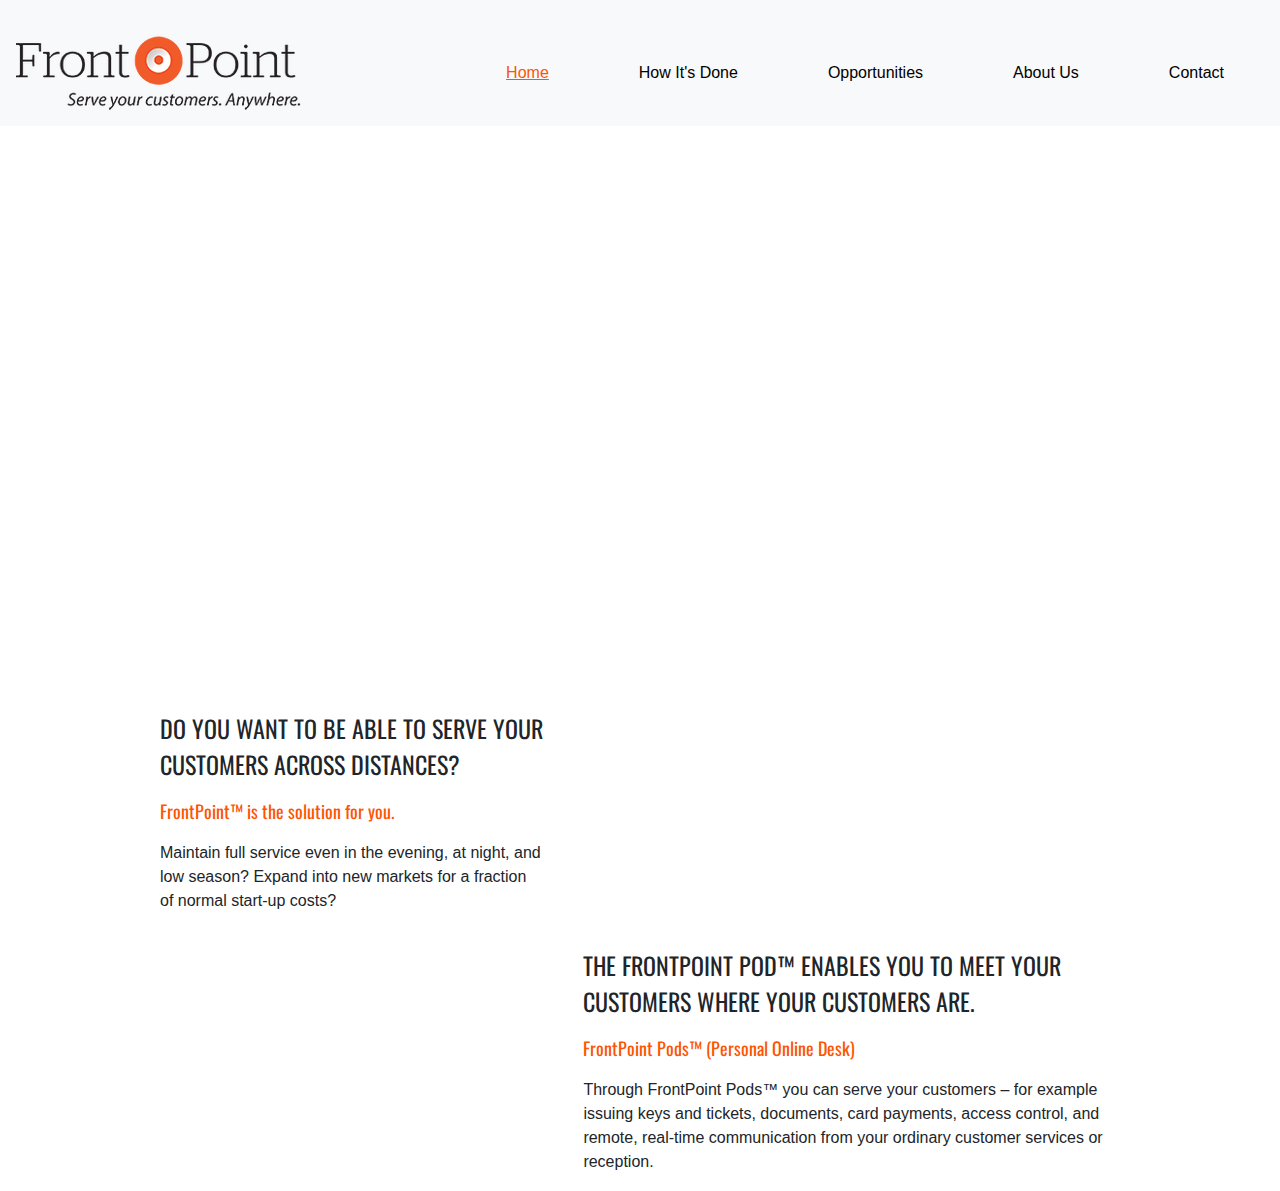
<file: html/index.html>
<!DOCTYPE html>

<html>
    <head>
    <meta name="viewport" content="width=device-width, initial-scale=1">
    <title>Frontpoint AB</title>
    <link rel="stylesheet" type="text/css" href="../css/test.css">
    <link rel="stylesheet" href="https://stackpath.bootstrapcdn.com/bootstrap/4.3.1/css/bootstrap.min.css" integrity="sha384-ggOyR0iXCbMQv3Xipma34MD+dH/1fQ784/j6cY/iJTQUOhcWr7x9JvoRxT2MZw1T" crossorigin="anonymous">
    <link href="https://fonts.googleapis.com/css?family=Oswald&display=swap" rel="stylesheet">
    <meta charset="utf-8">  
    
    
    </head>
    
    <body>
        
        <nav class="navbar navbar-expand-lg navbar-light bg-light">
            <div class="d-flex flex-grow-1">
                <span class="w-100 d-lg-none d-block"><!-- hidden spacer to center brand on mobile --></span>
        <a class="navbar-brand d-none d-lg-inline-block" href="#">
            <img src="../resources/logo.png" alt="logo">
        </a>
        <a class="navbar-brand-two mx-auto d-lg-none d-inline-block" href="#">
            <img src="../resources/logo.png" alt="logo">
        </a>
        <div class="w-100 text-right">
            <button class="navbar-toggler" type="button" data-toggle="collapse" data-target="#myNavbar">
                <span class="navbar-toggler-icon"></span>
            </button>
        </div>
    </div>
    <div class="collapse navbar-collapse flex-grow-1 text-right" id="myNavbar">
        <ul class="navbar-nav ml-auto flex-nowrap">
             <li class="nav-item">
                <a class="activate" href="index.html">Home</a>
            </li>
            <li class="nav-item">
                <a href="how.html">How It's Done</a>
            </li>
            
            <li class="nav-item">
                <a href="opportunities.html">Opportunities</a>
            </li>
            <li class="nav-item"> <a href="about.html">About Us</a>

            </li>
            
            <li class="nav-item">
                <a href="contacts.html">Contact</a>
            </li>
        </ul>
    </div>
</nav>
       
        
        <div class="embed-responsive embed-responsive-21by9" style="margin-top: 2%; ">
            <iframe  src="https://player.vimeo.com/video/230331712" frameborder="0" allow="autoplay; fullscreen" allowfullscreen></iframe>
            
            
        </div>
        <div class="wrap">
            <p class="head" >Do you want to be able to serve your customers across distances?</p>
            <p class="secondHead">FrontPoint™ is the solution for you.</p>
            <div class="left"> Maintain full service even in the evening, at night, and low season? Expand into new markets for a fraction of normal start-up costs? </div>
            
            <div class="right">
                <p class="thirdHead">The FrontPoint Pod™ enables you to meet your customers where your customers are. </p>
                <p class="fourthHead">FrontPoint Pods™ (Personal Online Desk)</p>
                <p>Through FrontPoint Pods™  you can serve your customers – for example issuing keys and tickets, documents, card payments, access control, and remote, real-time communication from your ordinary customer services or reception.</p>
            </div>
            
            
        </div>
        <script src="https://player.vimeo.com/api/player.js"></script> 
        
        <script src="https://code.jquery.com/jquery-3.3.1.slim.min.js" integrity="sha384-q8i/X+965DzO0rT7abK41JStQIAqVgRVzpbzo5smXKp4YfRvH+8abtTE1Pi6jizo" crossorigin="anonymous"></script>
        <script src="https://cdnjs.cloudflare.com/ajax/libs/popper.js/1.14.7/umd/popper.min.js" integrity="sha384-UO2eT0CpHqdSJQ6hJty5KVphtPhzWj9WO1clHTMGa3JDZwrnQq4sF86dIHNDz0W1" crossorigin="anonymous"></script>
        <script src="https://stackpath.bootstrapcdn.com/bootstrap/4.3.1/js/bootstrap.min.js" integrity="sha384-JjSmVgyd0p3pXB1rRibZUAYoIIy6OrQ6VrjIEaFf/nJGzIxFDsf4x0xIM+B07jRM" crossorigin="anonymous"></script>
    </body>
</html>
</file>
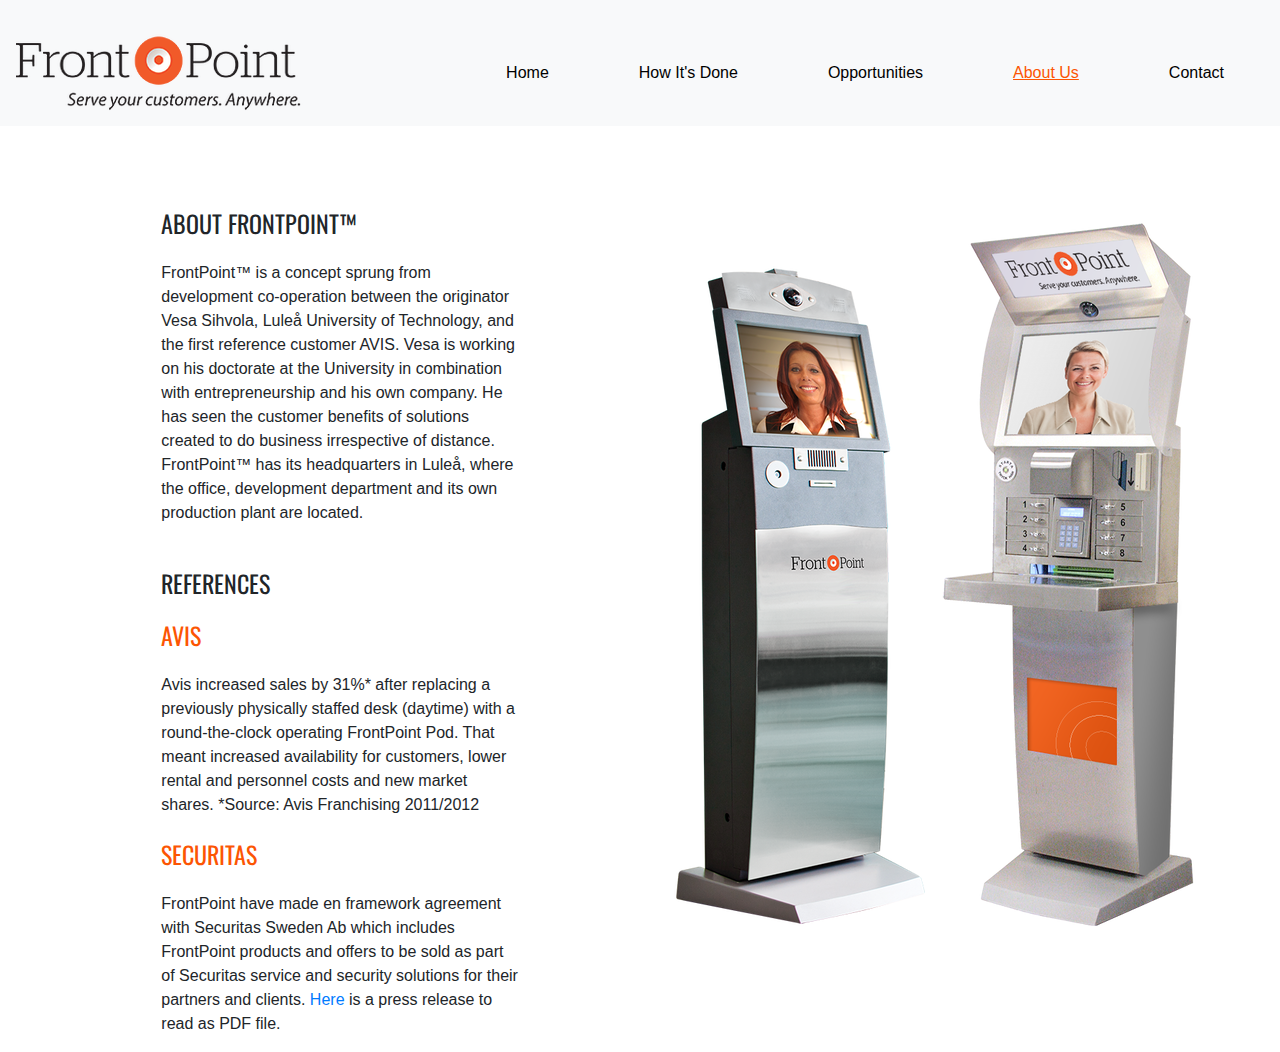
<file: html/about.html>
<!DOCTYPE html>

<html>

<head>
    <meta name="viewport" content="width=device-width, initial-scale=1">
    <title>Frontpoint About Us</title>
    <link rel="stylesheet" type="text/css" href="../css/test.css">
    <link rel="stylesheet" href="https://stackpath.bootstrapcdn.com/bootstrap/4.3.1/css/bootstrap.min.css" integrity="sha384-ggOyR0iXCbMQv3Xipma34MD+dH/1fQ784/j6cY/iJTQUOhcWr7x9JvoRxT2MZw1T" crossorigin="anonymous">
    <meta charset="utf-8">
    <link href="https://fonts.googleapis.com/css?family=Oswald&display=swap" rel="stylesheet">


</head>

<body>

    <nav class="navbar navbar-expand-lg navbar-light bg-light">
        <div class="d-flex flex-grow-1">
            <span class="w-100 d-lg-none d-block">
                <!-- hidden spacer to center brand on mobile --></span>
            <a class="navbar-brand d-none d-lg-inline-block" href="#">
                <img src="../resources/logo.png" alt="logo">
            </a>
            <a class="navbar-brand-two mx-auto d-lg-none d-inline-block" href="#">
                <img src="../resources/logo.png" alt="logo">
            </a>
            <div class="w-100 text-right">
                <button class="navbar-toggler" type="button" data-toggle="collapse" data-target="#myNavbar">
                    <span class="navbar-toggler-icon"></span>
                </button>
            </div>
        </div>
        <div class="collapse navbar-collapse flex-grow-1 text-right" id="myNavbar">
            <ul class="navbar-nav ml-auto flex-nowrap">
                <li class="nav-item">
                    <a href="index.html">Home</a>
                </li>
                <li class="nav-item">
                    <a href="how.html">How It's Done</a>
                </li>

                <li class="nav-item">
                    <a href="opportunities.html">Opportunities</a>
                </li>
                <li class="nav-item"> <a class="activate" href="about.html">About Us</a>

                </li>

                <li class="nav-item">
                    <a href="contacts.html">Contact</a>
                </li>
            </ul>
        </div>
    </nav>

    <div class="container-fluid">
        <div class="row">
            <div class="col-sm-4 col-md-4 col-lg-1"></div>
            <div class="col-sm-4 col-md-4 col-lg-4">

                <p class="heading" style="margin-top:20%;">About FrontPoint™</p>
                <p class="label">FrontPoint™ is a concept sprung from development co-operation between the originator Vesa Sihvola, Luleå University of Technology, and the first reference customer AVIS. Vesa is working on his doctorate at the University in combination with entrepreneurship and his own company. He has seen the customer benefits of solutions created to do business irrespective of distance. FrontPoint™ has its headquarters in Luleå, where the office, development department and its own production plant are located.</p>

                <p class="heading" style="margin-top:10%;">References</p>

                <p class="heading" style="color: rgb(252, 85, 3); margin-bottom:0; margin-top:3%;">AVIS</p>
                <p class="label">Avis increased sales by 31%* after replacing a previously physically staffed desk (daytime) with a round-the-clock operating FrontPoint Pod. That meant increased availability for customers, lower rental and personnel costs and new market shares.
                    *Source: Avis Franchising 2011/2012</p>
                <p class="heading" style="color: rgb(252, 85, 3); margin-bottom:0; margin-top:5%;">SECURITAS</p>
                <p class="label">FrontPoint have made en framework agreement with Securitas Sweden Ab which includes FrontPoint products and offers to be sold as part of Securitas service and security solutions for their partners and clients. <a href="http://www.frontpoint.se/uploads/5/0/4/8/5048434/pressrelease_securitas.pdf">Here</a> is a press release to read as PDF file.</p>

            </div>
            <div class="col-sm-4 col-md-4 col-lg-1"></div>
            <div class="col-sm-4 col-md-4 col-lg-1">
                <img src="../resources/kiosk.png" alt="kiosk" class="kiosk"> </div>
        </div>
    </div>
    <script src="https://code.jquery.com/jquery-3.3.1.slim.min.js" integrity="sha384-q8i/X+965DzO0rT7abK41JStQIAqVgRVzpbzo5smXKp4YfRvH+8abtTE1Pi6jizo" crossorigin="anonymous"></script>
    <script src="https://cdnjs.cloudflare.com/ajax/libs/popper.js/1.14.7/umd/popper.min.js" integrity="sha384-UO2eT0CpHqdSJQ6hJty5KVphtPhzWj9WO1clHTMGa3JDZwrnQq4sF86dIHNDz0W1" crossorigin="anonymous"></script>
    <script src="https://stackpath.bootstrapcdn.com/bootstrap/4.3.1/js/bootstrap.min.js" integrity="sha384-JjSmVgyd0p3pXB1rRibZUAYoIIy6OrQ6VrjIEaFf/nJGzIxFDsf4x0xIM+B07jRM" crossorigin="anonymous"></script>
</body>

</html>
</file>
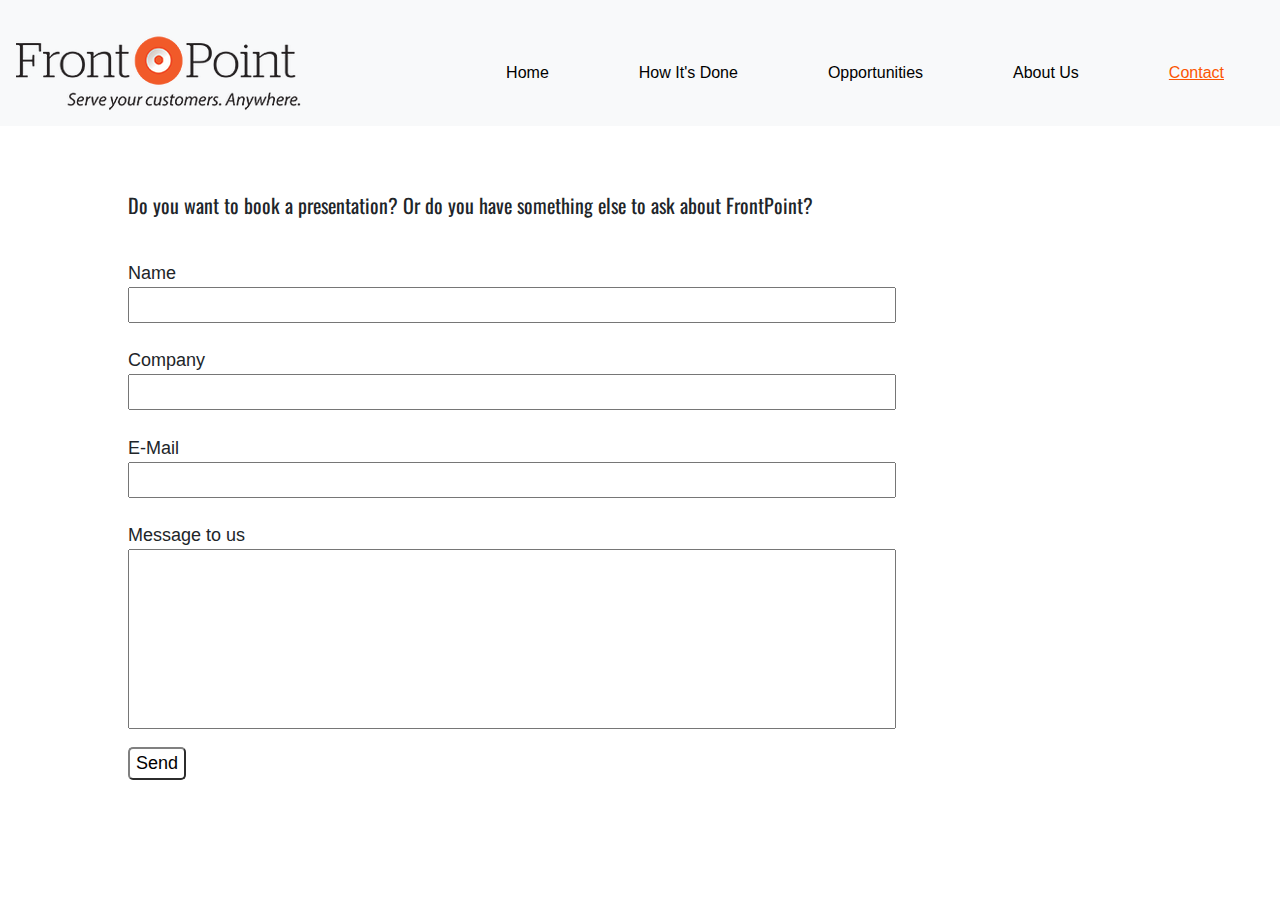
<file: html/contacts.html>
<!DOCTYPE html>

<html>

    <head>
    <meta name="viewport" content="width=device-width, initial-scale=1">
    <title>Frontpoint Contacts</title>
    <link rel="stylesheet" type="text/css" href="../css/test.css">
    <link rel="stylesheet" href="https://stackpath.bootstrapcdn.com/bootstrap/4.3.1/css/bootstrap.min.css" integrity="sha384-ggOyR0iXCbMQv3Xipma34MD+dH/1fQ784/j6cY/iJTQUOhcWr7x9JvoRxT2MZw1T" crossorigin="anonymous">
    <meta charset="utf-8">
    <link href="https://fonts.googleapis.com/css?family=Oswald&display=swap" rel="stylesheet">


</head>

<body>

    <nav class="navbar navbar-expand-lg navbar-light bg-light">
        <div class="d-flex flex-grow-1">
            <span class="w-100 d-lg-none d-block">
                <!-- hidden spacer to center brand on mobile --></span>
            <a class="navbar-brand d-none d-lg-inline-block" href="#">
                <img src="../resources/logo.png" alt="logo">
            </a>
            <a class="navbar-brand-two mx-auto d-lg-none d-inline-block" href="#">
                <img src="../resources/logo.png" alt="logo">
            </a>
            <div class="w-100 text-right">
                <button class="navbar-toggler" type="button" data-toggle="collapse" data-target="#myNavbar">
                    <span class="navbar-toggler-icon"></span>
                </button>
            </div>
        </div>
        <div class="collapse navbar-collapse flex-grow-1 text-right" id="myNavbar">
            <ul class="navbar-nav ml-auto flex-nowrap">
                <li class="nav-item">
                    <a href="index.html">Home</a>
                </li>
                <li class="nav-item">
                    <a href="how.html">How It's Done</a>
                </li>

                <li class="nav-item">
                    <a href="opportunities.html">Opportunities</a>
                </li>
                <li class="nav-item"> <a href="about.html">About Us</a>

                </li>

                <li class="nav-item">
                    <a class="activate" href="contacts.html">Contact</a>
                </li>
            </ul>
        </div>
    </nav>
    <div class="contact">
        <p class="info">Do you want to book a presentation? Or do you have something else to ask about FrontPoint?</p>
        <form class="forms">
            <p class="cHeader"> Name</p>
            <input class="name" type="text" id="forms" name="forms">
            <p class="cHeader">Company</p>
            <input class="name" type="text" id="forms" name="forms">
            <p class="cHeader">E-Mail</p>
            <input class="name" type="text" id="forms" name="forms">
            <p class="cHeader">Message to us</p>
            <input class="message" type="text" id="forms" name="forms">
            <button class="button" type="button">Send</button>

        </form>



    </div>



    <script src="https://code.jquery.com/jquery-3.3.1.slim.min.js" integrity="sha384-q8i/X+965DzO0rT7abK41JStQIAqVgRVzpbzo5smXKp4YfRvH+8abtTE1Pi6jizo" crossorigin="anonymous"></script>
    <script src="https://cdnjs.cloudflare.com/ajax/libs/popper.js/1.14.7/umd/popper.min.js" integrity="sha384-UO2eT0CpHqdSJQ6hJty5KVphtPhzWj9WO1clHTMGa3JDZwrnQq4sF86dIHNDz0W1" crossorigin="anonymous"></script>
    <script src="https://stackpath.bootstrapcdn.com/bootstrap/4.3.1/js/bootstrap.min.js" integrity="sha384-JjSmVgyd0p3pXB1rRibZUAYoIIy6OrQ6VrjIEaFf/nJGzIxFDsf4x0xIM+B07jRM" crossorigin="anonymous"></script>
</body></html>
</file>
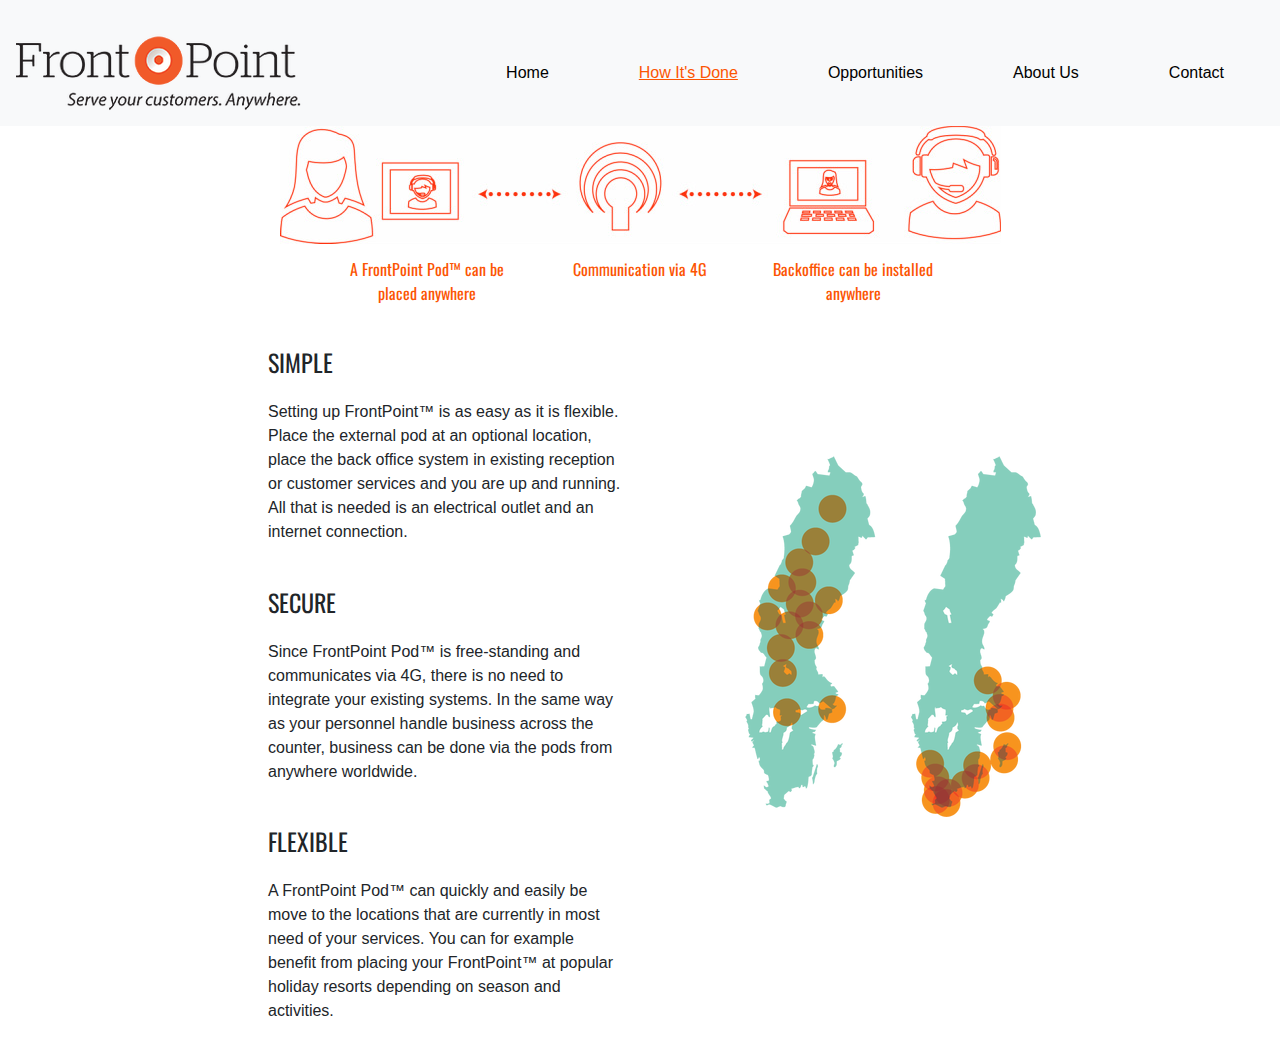
<file: html/how.html>
<!DOCTYPE html>

<html>

<head>
    <meta name="viewport" content="width=device-width, initial-scale=1">
    <title>Frontpoint How It's Done</title>
    <link rel="stylesheet" type="text/css" href="../css/test.css">
    <link rel="stylesheet" href="https://stackpath.bootstrapcdn.com/bootstrap/4.3.1/css/bootstrap.min.css" integrity="sha384-ggOyR0iXCbMQv3Xipma34MD+dH/1fQ784/j6cY/iJTQUOhcWr7x9JvoRxT2MZw1T" crossorigin="anonymous">
    <link href="https://fonts.googleapis.com/css?family=Oswald&display=swap" rel="stylesheet">
    <meta charset="utf-8">


</head>

<body>

    <nav class="navbar navbar-expand-lg navbar-light bg-light">
        <div class="d-flex flex-grow-1">
            <span class="w-100 d-lg-none d-block">
                <!-- hidden spacer to center brand on mobile --></span>
            <a class="navbar-brand d-none d-lg-inline-block" href="index.html">
                <img src="../resources/logo.png" alt="logo">
            </a>
            <a class="navbar-brand-two mx-auto d-lg-none d-inline-block" href="index.html">
                <img src="../resources/logo.png" alt="logo">
            </a>
            <div class="w-100 text-right">
                <button class="navbar-toggler" type="button" data-toggle="collapse" data-target="#myNavbar">
                    <span class="navbar-toggler-icon"></span>
                </button>
            </div>
        </div>
        <div class="collapse navbar-collapse flex-grow-1 text-right" id="myNavbar">
            <ul class="navbar-nav ml-auto flex-nowrap">
                <li class="nav-item">
                    <a href="index.html">Home</a>
                </li>
                <li class="nav-item">
                    <a class="activate" href="how.html">How It's Done</a>
                </li>

                <li class="nav-item">
                    <a href="opportunities.html">Opportunities</a>
                </li>
                <li class="nav-item"> <a href="about.html">About Us</a>

                </li>

                <li class="nav-item">
                    <a href="contacts.html">Contact</a>
                </li>
            </ul>
        </div>
    </nav>
    <div class="done">
        <div class="text-center">
            <img src="../resources/connection" alt="connect" class="img-fluid">

        </div>
        <div class="container-fluid">
            <div class="row">
                <div class=".col-md-3 col-lg-3"></div>
                <div class=".col-sm-4 col-md-4 col-lg-2" style="font-family:Oswald, sans-serif; color: rgb(252,85,3); margin-top:1%; text-align: center;">A FrontPoint Pod™ can be placed anywhere</div>
                <div class=".col-sm-4 col-md-4 col-lg-2" style="font-family:Oswald, sans-serif; color: rgb(252,85,3); margin-top:1%; text-align: center;">Communication via 4G</div>
                <div class=".col-sm-4 col-md-4 col-lg-2" style="font-family:Oswald, sans-serif; color: rgb(252,85,3); margin-top:1%; text-align: center;">Backoffice can be installed anywhere</div>
            </div>
        </div>
    </div>
    <div class="map">

    </div>

    <div class="container-fluid">
        <div class="row">
            <div class=".col-md-2 col-lg-2"></div>
            <div class=".col-md-2 col-lg-4">
                <p class="label" style="font-family: Oswald, sans-serif; font-size: 24px; text-transform: uppercase; margin-top: 10%;">Simple</p>
                <p class="label">Setting up FrontPoint™ is as easy as it is flexible. Place the external pod at an optional location, place the back office system in existing reception or customer services and you are up and running. All that is needed is an electrical outlet and an internet connection.</p>
                <p class="label" style="font-family: Oswald, sans-serif; font-size: 24px; text-transform: uppercase; margin-top: 10%;">Secure</p>
                <p class="label">Since FrontPoint Pod™ is free-standing and communicates via 4G, there is no need to integrate your existing systems. In the same way as your personnel handle business across the counter, business can be done via the pods from anywhere worldwide.</p>
                <p class="label" style="font-family: Oswald, sans-serif; font-size: 24px; text-transform: uppercase; margin-top: 10%;">Flexible</p>
                <p class="label">A FrontPoint Pod™ can quickly and easily be move to the locations that are currently in most need of your services. You can for example benefit from placing your FrontPoint™ at popular holiday resorts depending on season and activities.</p>
            </div>
            <div class=".col-md-2 col-lg-5" style="margin-left: 7%;"><img src="../resources/map.png" alt="map" class="mapImg" style="margin-top: 30%;"></div>


        </div>
    </div>

    <script src="https://code.jquery.com/jquery-3.3.1.slim.min.js" integrity="sha384-q8i/X+965DzO0rT7abK41JStQIAqVgRVzpbzo5smXKp4YfRvH+8abtTE1Pi6jizo" crossorigin="anonymous"></script>
    <script src="https://cdnjs.cloudflare.com/ajax/libs/popper.js/1.14.7/umd/popper.min.js" integrity="sha384-UO2eT0CpHqdSJQ6hJty5KVphtPhzWj9WO1clHTMGa3JDZwrnQq4sF86dIHNDz0W1" crossorigin="anonymous"></script>
    <script src="https://stackpath.bootstrapcdn.com/bootstrap/4.3.1/js/bootstrap.min.js" integrity="sha384-JjSmVgyd0p3pXB1rRibZUAYoIIy6OrQ6VrjIEaFf/nJGzIxFDsf4x0xIM+B07jRM" crossorigin="anonymous"></script>
</body>

</html>
</file>
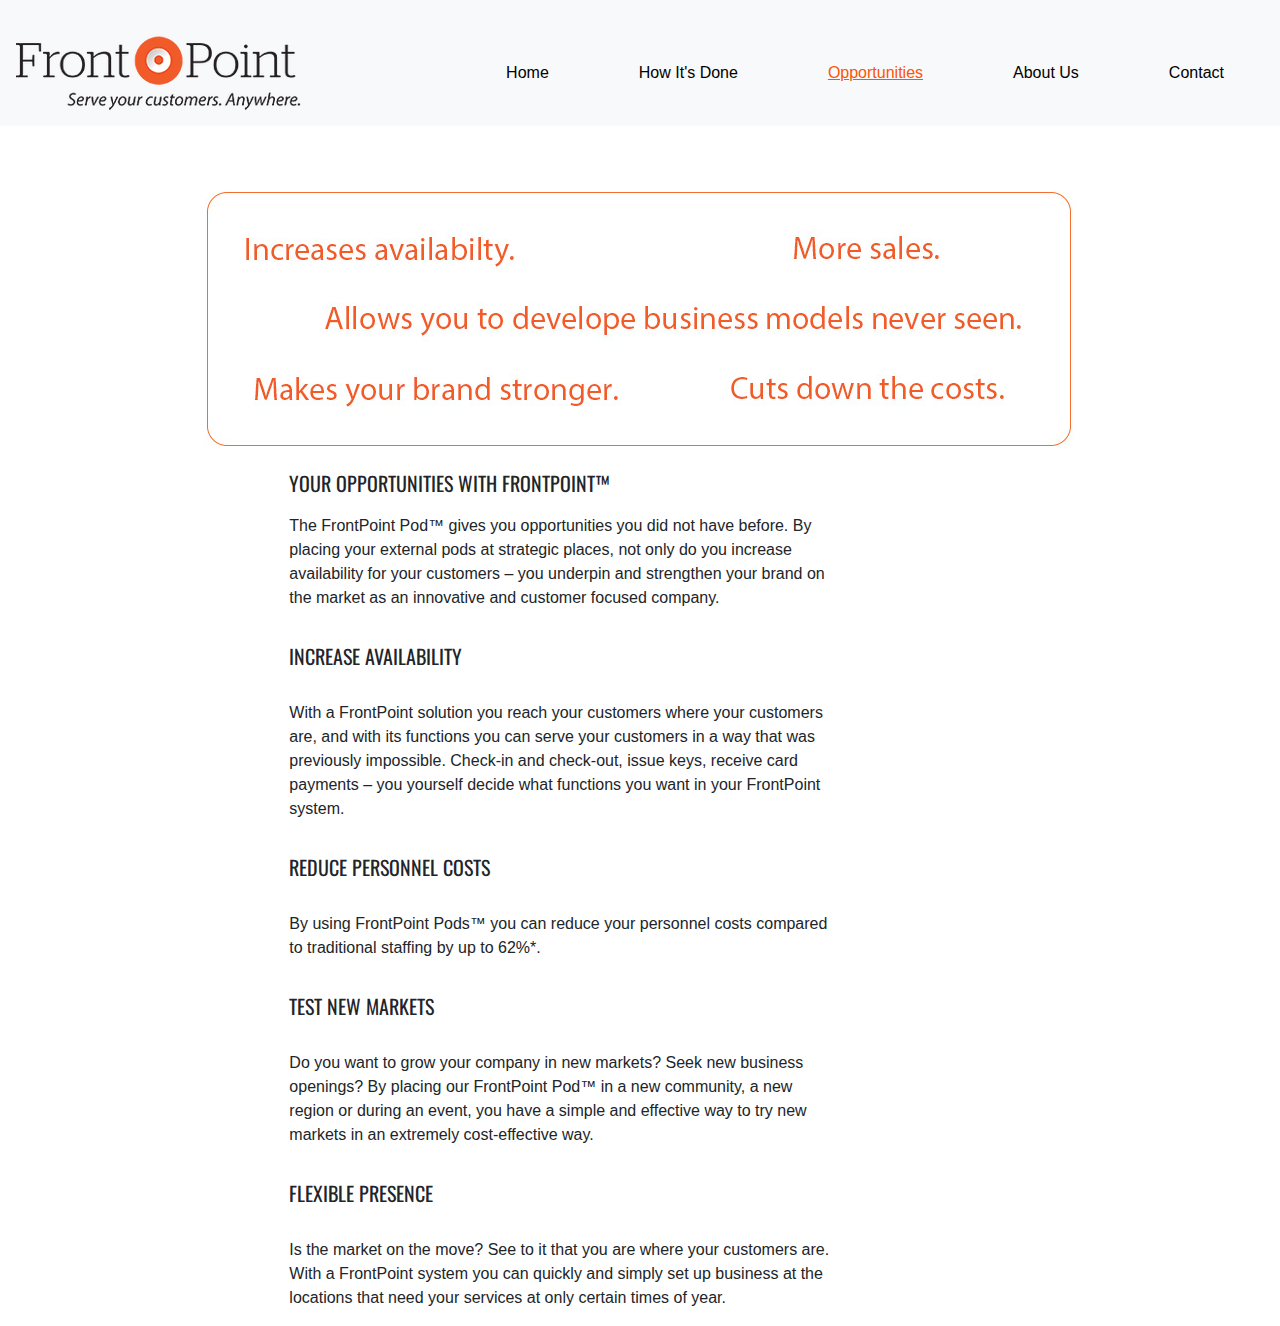
<file: html/opportunities.html>
<!DOCTYPE html>

<html>
    <head>
    <meta name="viewport" content="width=device-width, initial-scale=1">
    <title>Frontpoint Opportunities</title>
    <link rel="stylesheet" type="text/css" href="../css/test.css">
    <link rel="stylesheet" href="https://stackpath.bootstrapcdn.com/bootstrap/4.3.1/css/bootstrap.min.css" integrity="sha384-ggOyR0iXCbMQv3Xipma34MD+dH/1fQ784/j6cY/iJTQUOhcWr7x9JvoRxT2MZw1T" crossorigin="anonymous">
    <meta charset="utf-8">  
    <link href="https://fonts.googleapis.com/css?family=Oswald&display=swap" rel="stylesheet">
    
    
    </head>
    
    <body>
        
        <nav class="navbar navbar-expand-lg navbar-light bg-light">
    <div class="d-flex flex-grow-1">
        <span class="w-100 d-lg-none d-block"><!-- hidden spacer to center brand on mobile --></span>
        <a class="navbar-brand d-none d-lg-inline-block" href="#">
            <img src="../resources/logo.png" alt="logo">
        </a>
        <a class="navbar-brand-two mx-auto d-lg-none d-inline-block" href="#">
            <img src="../resources/logo.png" alt="logo">
        </a>
        <div class="w-100 text-right">
            <button class="navbar-toggler" type="button" data-toggle="collapse" data-target="#myNavbar">
                <span class="navbar-toggler-icon"></span>
            </button>
        </div>
    </div>
    <div class="collapse navbar-collapse flex-grow-1 text-right" id="myNavbar">
        <ul class="navbar-nav ml-auto flex-nowrap">
             <li class="nav-item">
                <a href="index.html">Home</a>
            </li>
            <li class="nav-item">
                <a href="how.html">How It's Done</a>
            </li>
            
            <li class="nav-item">
                <a class="activate" href="opportunities.html">Opportunities</a>
            </li>
            <li class="nav-item"> <a href="about.html">About Us</a>

            </li>
            
            <li class="nav-item">
                <a href="contacts.html">Contact</a>
            </li>
        </ul>
    </div>
</nav>
       
        <div class="text-center">
            <img src="../resources/text" alt="Responsive image" class="img-fluid" style="margin-top: 5%">
        
        </div>
        
        <div class="container-fluid">
            <div class="row">
                <div class="col-sm-1 col-md-2 col-lg-2"></div>
                <div class="col-sm-10 col-md-8 col-lg-6">
                    <p class="label" style="font-family: Oswald, sans-serif; font-size: 20px; text-transform: uppercase; margin-top: 3%;">Your opportunities with FrontPoint™</p>
                    <p class="label" style="font-size:16px; margin-top: 0%; font-family: ">The FrontPoint Pod™ gives you opportunities you did not have before. By placing your external pods at strategic places, not only do you increase availability for your customers – you underpin and strengthen your brand on the market as an innovative and customer focused company.</p>
                    <p class="label" style="font-size:20px; font-family: Oswald, sans-serif;text-transform: uppercase; margin-top: 5%;">Increase availability</p>
                    <p class="label" style="font-size:16px; ">With a FrontPoint solution you reach your customers where your customers are, and with its functions you can serve your customers in a way that was previously impossible. Check-in and check-out, issue keys, receive card payments – you yourself decide what functions you want in your FrontPoint system.</p>
                    <p class="label" style="font-size:20px; font-family: Oswald, sans-serif;text-transform: uppercase; margin-top: 5%;">Reduce personnel costs</p>
                    <p class="label" style="font-size:16px; ">By using FrontPoint Pods™ you can reduce your personnel costs compared to traditional staffing by up to 62%*. </p>
                    <p class="label" style="font-size:20px; font-family: Oswald, sans-serif;text-transform: uppercase; margin-top: 5%;">Test new markets</p>
                    <p class="label" style="font-size:16px;">Do you want to grow your company in new markets? Seek new business openings? By placing our FrontPoint Pod™ in a new community, a new region or during an event, you have a simple and effective way to try new markets in an extremely cost-effective way.</p>
                    <p class="label" style="font-size:20px; font-family: Oswald, sans-serif;text-transform: uppercase; margin-top: 5%;">Flexible presence</p>
                    <p class="label" style="font-size:16px; ">Is the market on the move? See to it that you are where your customers are. With a FrontPoint system you can quickly and simply set up business at the locations that need your services at only certain times of year.</p>
                </div>
            </div>
        </div>
        
        
        <script src="https://code.jquery.com/jquery-3.3.1.slim.min.js" integrity="sha384-q8i/X+965DzO0rT7abK41JStQIAqVgRVzpbzo5smXKp4YfRvH+8abtTE1Pi6jizo" crossorigin="anonymous"></script>
        <script src="https://cdnjs.cloudflare.com/ajax/libs/popper.js/1.14.7/umd/popper.min.js" integrity="sha384-UO2eT0CpHqdSJQ6hJty5KVphtPhzWj9WO1clHTMGa3JDZwrnQq4sF86dIHNDz0W1" crossorigin="anonymous"></script>
        <script src="https://stackpath.bootstrapcdn.com/bootstrap/4.3.1/js/bootstrap.min.js" integrity="sha384-JjSmVgyd0p3pXB1rRibZUAYoIIy6OrQ6VrjIEaFf/nJGzIxFDsf4x0xIM+B07jRM" crossorigin="anonymous"></script>
    </body>
</html>
</file>
<file: css/test.css>
body, html{
    height: 100%;
    margin: 0;
    background-color: white;
}
li{
    float: right;
    margin-left: 10px;
    text-decoration-color: black;
    
    
    
}
li a{
    display: block;
    margin-top: 20px;
   
    text-align: center;
    padding: 20px 40px;
    color: black;
}
li a:hover{
    
    text-decoration: none;
    color: orange;
}
.activate{
    text-decoration: underline;
    color: rgb(252, 85, 3);
}
.ul{
    list-style-type: none;
    margin: 0;
    padding: 0;
    overflow: hidden;
    background-color: white;
    
        
}
.wrap{
    
    width: 75vw;
    
    top: 100px;
    left: 12.5%;
    margin: 0 auto;
   
}
.wrap .right{
    margin-top: 11%;
    padding: 1px;
    width: 42vw;
    float: left;
    margin-left: 4%;
    font-size: 16px;
    
}
.wrap .left{
    float: left;
    width: 30vw;
    font-size: 16px;
    
}
.wrap .head{
    font-size: 24px;
    text-transform: uppercase;
    width: 33vw;
    font-family: "Oswald", sans-serif;
    margin-top: 1%;
}
.wrap .secondHead{
    color: rgb(252, 85, 3);
    font-family: "Oswald", sans-serif;
    font-size: 18px;
}
.wrap .thirdHead{
    font-size: 24px;
    text-transform: uppercase;
    width: 43vw;
    font-family: "Oswald", sans-serif;
    text-align: left;
}
.wrap .fourthHead{
    color: rgb(252, 85, 3);
    font-family: "Oswald", sans-serif;
    font-size: 18px;
}
.done .texts{
    width: 70vw;
    top: 100px;
    margin-left: 20%;
}
.done .texts .head{
    font-size: 2.2vh;
    text-transform: uppercase;
    width: 55vw;
    font-family: "Oswald", sans-serif;
    margin-top: 3%;
    margin-bottom: 0;
}
.simple{
    width: 40vw;
    font-size: 1.3vh;
    
    
}
.done .map{
    float: right;
    margin-right: 15%;
    margin-top: 5%;
    
}
.done .map .mapImg{
    width: 100% \9;
    height:auto;
    margin: 0 auto;
    
    
}
.info{
    margin-left: 10%;
    font-size: 20px;
    margin-top: 5%;
    width: 60vw;
    font-family: "Oswald", sans-serif;
}
.forms{
    margin-left: 10%;
    margin-top: 0;
    float: left;
}
.name{
    width: 60vw;
    height: 4vh;
}
.cHeader{
    font-size: 2vh;
    margin-bottom: 0%;
    margin-top: 2%;
}
.message{
    width: 60vw;
    height: 20vh;
}
.button{
    float:right;
    margin-top: 2vh;
    margin-right:90vw;
    background-color: white;
    border-radius: 5px;
    border-color: gray;
    cursor: pointer;
    text-align: center;
    font-size: 2vh;
    
}
.text-center .img-fluid{
    
    width: 100% \9;
    height:auto;
    margin: 0 auto;
}
.heading{
    font-family: "Oswald", sans-serif;
    font-size: 24px;
    margin-left: 10%;
    text-transform: uppercase;
}

.label{
    margin-left: 10%;
    margin-top: 5%;
    
}
</file>
